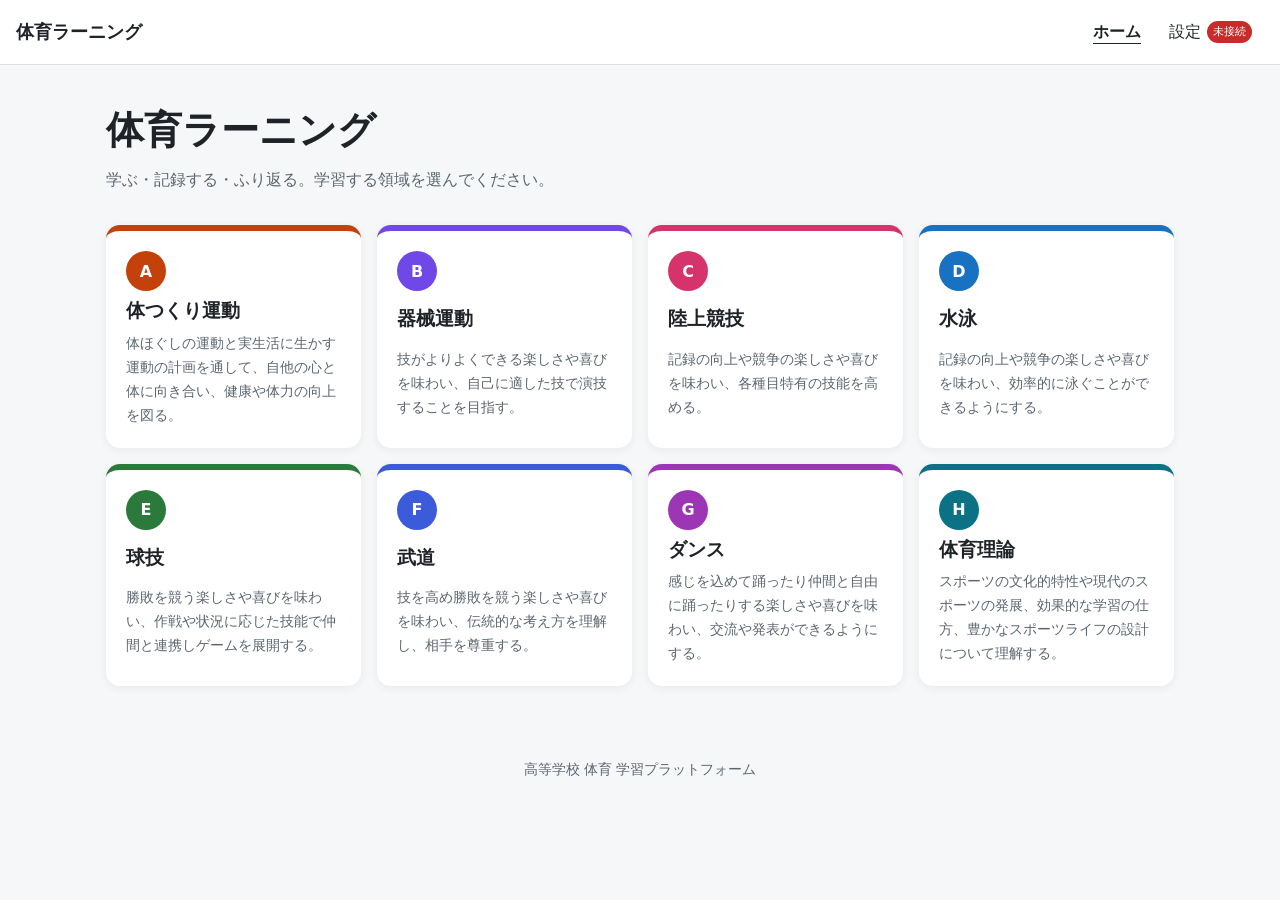
<file: index.html>
<!doctype html>
<html lang="ja">
<head>
  <meta charset="utf-8">
  <meta name="viewport" content="width=device-width, initial-scale=1">
  <title>体育ラーニング</title>
  <meta name="description" content="高等学校体育（A〜H 全8領域）の学習と記録のふり返りができるWebプラットフォーム">
  <link rel="stylesheet" href="css/style.css">
</head>
<body data-root="">
  <header class="site-header" data-site-header></header>
  <main class="container">
    <section class="hero">
      <h1>体育ラーニング</h1>
      <p>学ぶ・記録する・ふり返る。学習する領域を選んでください。</p>
    </section>
    <section class="panel" data-dashboard hidden>
      <h2>わたしの記録</h2>
      <div class="stats" data-dashboard-stats></div>
      <p class="status" data-dashboard-status role="status"></p>
    </section>
    <div class="domain-grid" data-domain-grid></div>
  </main>
  <footer class="site-footer">高等学校 体育 学習プラットフォーム</footer>
  <script type="module" src="js/app.js"></script>
</body>
</html>
</file>
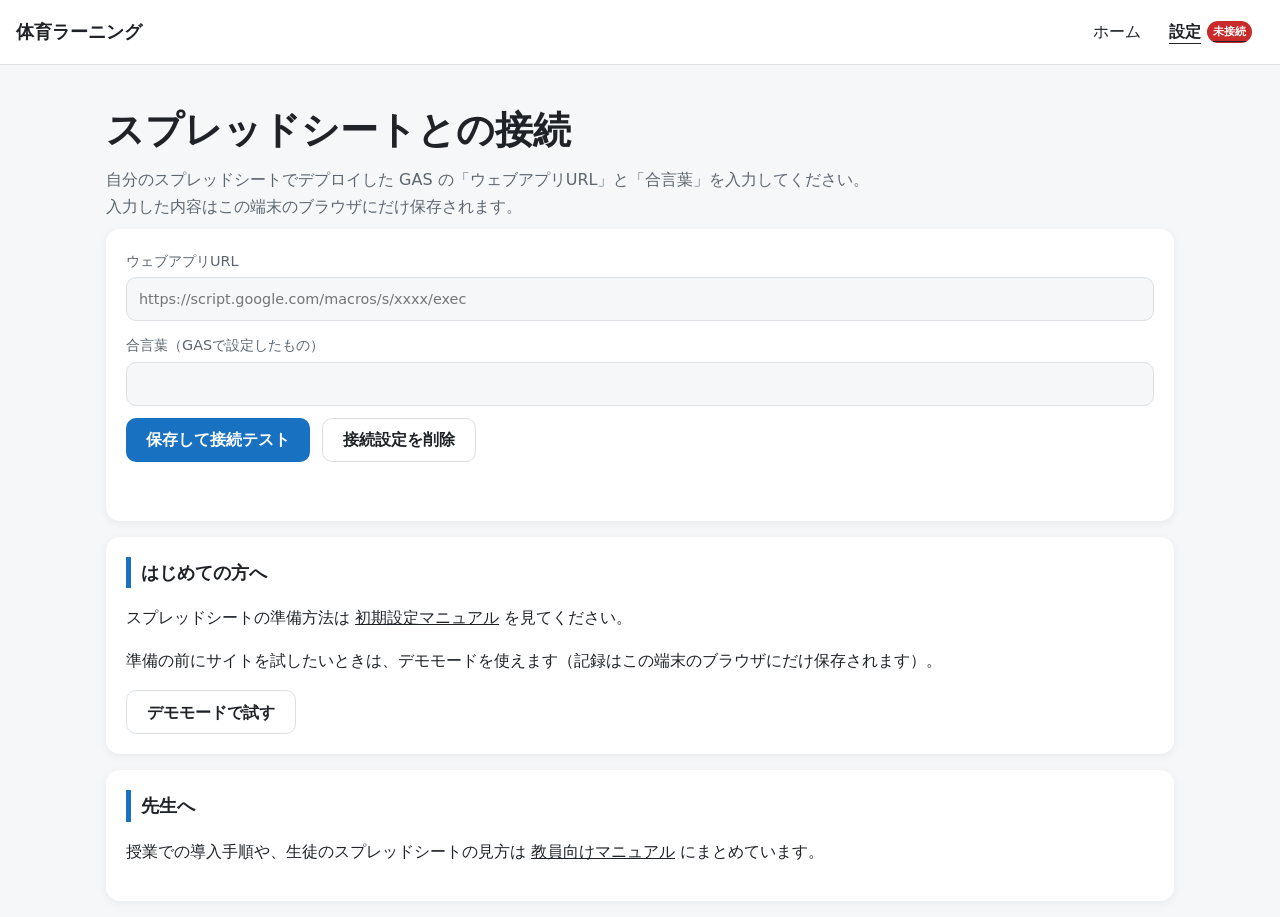
<file: pages/settings.html>
<!doctype html>
<html lang="ja">
<head>
  <meta charset="utf-8">
  <meta name="viewport" content="width=device-width, initial-scale=1">
  <title>設定｜体育ラーニング</title>
  <link rel="stylesheet" href="../css/style.css">
</head>
<body data-root="../">
  <header class="site-header" data-site-header></header>
  <main class="container">
    <section class="hero">
      <h1>スプレッドシートとの接続</h1>
      <p>自分のスプレッドシートでデプロイした GAS の「ウェブアプリURL」と「合言葉」を入力してください。<br>
        入力した内容はこの端末のブラウザにだけ保存されます。</p>
    </section>
    <section class="panel">
      <form class="settings-form" data-settings-form>
        <label>ウェブアプリURL
          <input type="url" name="url" required placeholder="https://script.google.com/macros/s/xxxx/exec">
        </label>
        <label>合言葉（GASで設定したもの）
          <input type="password" name="token" required autocomplete="off">
        </label>
        <div style="display:flex; gap:12px; flex-wrap:wrap;">
          <button type="submit" class="btn">保存して接続テスト</button>
          <button type="button" class="btn btn--ghost" data-clear>接続設定を削除</button>
        </div>
      </form>
      <p class="status" data-status role="status"></p>
    </section>
    <section class="panel">
      <h2>はじめての方へ</h2>
      <p>スプレッドシートの準備方法は <a href="https://github.com/macbridge/PhysicalEducation/blob/main/docs/SETUP_GUIDE.md" target="_blank" rel="noopener">初期設定マニュアル</a> を見てください。</p>
      <p>準備の前にサイトを試したいときは、デモモードを使えます（記録はこの端末のブラウザにだけ保存されます）。</p>
      <button type="button" class="btn btn--ghost" data-demo>デモモードで試す</button>
    </section>
    <section class="panel">
      <h2>先生へ</h2>
      <p>授業での導入手順や、生徒のスプレッドシートの見方は <a href="https://github.com/macbridge/PhysicalEducation/blob/main/docs/TEACHER_GUIDE.md" target="_blank" rel="noopener">教員向けマニュアル</a> にまとめています。</p>
    </section>
  </main>
  <script type="module" src="../js/app.js"></script>
</body>
</html>
</file>
<file: css/style.css>
:root {
  --bg: #f6f7f9;
  --surface: #ffffff;
  --text: #1f2328;
  --muted: #5c6670;
  --border: #dde1e6;
  --accent: #1971c2;
  --error: #c92a2a;
  --radius: 14px;
  --shadow: 0 2px 10px rgba(0, 0, 0, 0.06);
  --domain-color: var(--accent);
  color-scheme: light dark;
}

/* 文字・線に使う領域色。ダークモードでは背景とのコントラストを確保するため明るくする
   （--domain-color は要素に直接指定されるので、同じ要素の上で計算する） */
[data-domain-page], .domain-card, [data-domain-color] { --domain-ink: var(--domain-color); }

@media (prefers-color-scheme: dark) {
  [data-domain-page], .domain-card, [data-domain-color] { --domain-ink: color-mix(in srgb, var(--domain-color) 60%, #fff); }
  :root {
    --bg: #15181c;
    --surface: #1f2328;
    --text: #e8eaed;
    --muted: #a0a8b0;
    --border: #343a40;
    --error: #ff8787;
    --shadow: none;
  }
}

* { box-sizing: border-box; }

body {
  margin: 0;
  background: var(--bg);
  color: var(--text);
  font-family: "Hiragino Sans", "Noto Sans JP", "Yu Gothic UI", system-ui, sans-serif;
  line-height: 1.7;
}

a { color: inherit; }

/* キーボード操作時のフォーカスを、どの部品でも同じ見た目ではっきり示す */
:focus-visible { outline: 3px solid var(--domain-ink, var(--accent)); outline-offset: 2px; }
.skip-link {
  position: absolute; left: 8px; top: -100px; z-index: 20; padding: 8px 16px; border-radius: 10px;
  background: var(--surface); color: var(--text); font-weight: 700;
}
.skip-link:focus { top: 8px; }

.container { max-width: 1100px; margin: 0 auto; padding: 0 16px; }

/* ヘッダー */
.site-header {
  position: sticky; top: 0; z-index: 10;
  display: flex; align-items: center; justify-content: space-between; gap: 12px;
  padding: 10px 16px;
  background: var(--surface);
  border-bottom: 1px solid var(--border);
}
.brand { font-weight: 800; font-size: 1.15rem; text-decoration: none; }
.site-nav { display: flex; gap: 4px; }
.site-nav a {
  display: inline-flex; align-items: center; gap: 6px;
  min-height: 44px; padding: 0 12px; border-radius: 10px; text-decoration: none;
}
.site-nav a:hover { background: var(--bg); }
.site-nav a[aria-current="page"] { font-weight: 700; text-decoration: underline; text-underline-offset: 6px; }
.badge { font-size: 0.7rem; padding: 1px 6px; border-radius: 99px; background: var(--error); color: #fff; }

/* トップ */
.hero { padding: 32px 0 8px; }
.hero h1 { margin: 0 0 4px; font-size: clamp(1.6rem, 4vw, 2.4rem); }
.hero p { margin: 0; color: var(--muted); }

.domain-grid {
  display: grid; gap: 16px; padding: 24px 0 48px;
  grid-template-columns: repeat(auto-fill, minmax(240px, 1fr));
}
.domain-card {
  display: grid; gap: 4px; padding: 20px;
  background: var(--surface); border-radius: var(--radius); box-shadow: var(--shadow);
  border-top: 6px solid var(--domain-color);
  text-decoration: none;
  transition: transform 0.15s ease, box-shadow 0.15s ease;
}
.domain-card:hover, .domain-card:focus-visible { transform: translateY(-3px); box-shadow: 0 6px 18px rgba(0, 0, 0, 0.12); }
.domain-card__id {
  width: 40px; height: 40px; display: grid; place-items: center;
  border-radius: 50%; background: var(--domain-color); color: #fff; font-weight: 800;
}
.domain-card__name { font-size: 1.2rem; font-weight: 700; }
.domain-card__summary { font-size: 0.88rem; color: var(--muted); }
.domain-card__mine {
  display: grid; margin-top: 8px; padding: 8px 12px; border-radius: 10px;
  background: var(--bg); border-left: 4px solid var(--domain-ink);
}
.domain-card__mine[hidden] { display: none; }
.domain-card__mine strong { font-size: 1rem; }
.domain-card__mine small { font-size: 0.8rem; color: var(--muted); }
.hero + [data-dashboard] { margin-top: 16px; }
[data-dashboard-status]:empty { display: none; }
.domain-card:has(.domain-card__mine:not([hidden])) { grid-template-rows: auto auto 1fr auto; }

/* 領域ページ */
.domain-hero {
  margin: 24px 0 16px; padding: 24px; border-radius: var(--radius);
  background: var(--domain-color); color: #fff;
}
.domain-hero h1 { margin: 4px 0; }
.domain-hero p { margin: 0; opacity: 0.95; }
.domain-hero__id { font-weight: 800; opacity: 0.85; }

.panel {
  margin-bottom: 16px; padding: 20px;
  background: var(--surface); border-radius: var(--radius); box-shadow: var(--shadow);
}
.panel h2 { margin-top: 0; font-size: 1.15rem; border-left: 5px solid var(--domain-ink, var(--domain-color)); padding-left: 10px; }

.chip-list { display: flex; flex-wrap: wrap; gap: 8px; margin: 0; padding: 0; list-style: none; }
.chip-list li { padding: 6px 12px; border-radius: 99px; border: 1px solid var(--border); font-size: 0.92rem; }

.metric-tabs { display: flex; flex-wrap: wrap; gap: 8px; margin-bottom: 16px; }
.metric-tabs button {
  min-height: 44px; padding: 0 16px; border-radius: 99px; cursor: pointer;
  border: 1px solid var(--border); background: transparent; color: var(--text); font: inherit;
}
.metric-tabs button[aria-selected="true"] { background: var(--domain-color); border-color: var(--domain-color); color: #fff; }

/* フォーム */
.record-form, .settings-form { display: flex; flex-wrap: wrap; align-items: flex-end; gap: 12px; }
.settings-form { flex-direction: column; align-items: stretch; }
label { display: grid; gap: 4px; font-size: 0.9rem; color: var(--muted); }
input {
  min-height: 44px; padding: 8px 12px; font: inherit; color: var(--text);
  background: var(--bg); border: 1px solid var(--border); border-radius: 10px;
}
.record-form__memo { flex: 1 1 240px; }
.btn {
  min-height: 44px; padding: 0 20px; border: 0; border-radius: 10px; cursor: pointer;
  background: var(--domain-color); color: #fff; font: inherit; font-weight: 700;
}
.btn--ghost { background: transparent; color: var(--text); border: 1px solid var(--border); }
.btn:disabled { opacity: 0.6; cursor: wait; }

.status { min-height: 1.7em; margin: 12px 0 0; color: var(--muted); }
.status--error { color: var(--error); }

.chart-box { position: relative; height: 320px; margin-top: 8px; }

.site-footer { padding: 24px 16px; text-align: center; font-size: 0.85rem; color: var(--muted); }

@media (max-width: 600px) {
  .record-form > label, .record-form .btn { flex: 1 1 100%; }
  .chart-box { height: 260px; }
}

@media (prefers-reduced-motion: reduce) {
  * { transition: none !important; animation: none !important; }
}

/* 記録の統計・一覧 */
.badge--demo { background: #f08c00; }
.stats { display: grid; gap: 12px; grid-template-columns: repeat(auto-fit, minmax(140px, 1fr)); margin: 4px 0 12px; }
.stats:empty { display: none; }
.stat { display: grid; padding: 12px 14px; border-radius: 12px; background: var(--bg); border: 1px solid var(--border); }
.stat span { font-size: 0.8rem; color: var(--muted); }
.stat strong { font-size: 1.4rem; line-height: 1.3; }
.stat small { font-size: 0.78rem; color: var(--muted); }
.stat--up strong, .stat--up small { color: #2f9e44; }
.stat--down strong { color: var(--error); }
.record-list { margin-top: 16px; }
.record-list summary { cursor: pointer; min-height: 44px; display: flex; align-items: center; font-weight: 700; }
.record-list table { width: 100%; border-collapse: collapse; font-size: 0.92rem; }
.record-list th, .record-list td { padding: 8px; border-bottom: 1px solid var(--border); text-align: left; }
.best-mark { font-size: 0.7rem; font-weight: 800; padding: 1px 6px; border-radius: 99px; background: var(--domain-color); color: #fff; }
.link-btn { min-height: 36px; border: 0; background: none; color: var(--error); cursor: pointer; font: inherit; text-decoration: underline; }

/* 領域コンテンツ（種目カード・図解） */
.event-card h3 { margin: 4px 0 8px; }
.event-card h4 { margin: 12px 0 4px; font-size: 1rem; }
.event-card ol, .event-card ul { margin: 0; padding-left: 1.4em; }
.event-card li { margin-bottom: 4px; }
.aim { margin: 0; padding: 10px 14px; border-radius: 10px; background: var(--bg); }
.safety { margin: 12px 0 0; padding: 8px 12px; border-radius: 10px; border: 1px solid #f08c00; color: inherit; }
.two-col { display: grid; gap: 8px 24px; grid-template-columns: repeat(auto-fit, minmax(280px, 1fr)); }

.sprint-svg { width: 100%; height: auto; display: block; }
.sprint-svg .zone rect { fill: var(--bg); transition: fill 0.3s ease; }
.sprint-svg .zone.is-active rect { fill: color-mix(in srgb, var(--domain-color) 18%, transparent); }
.sprint-svg .zone text { fill: var(--muted); font-size: 15px; font-weight: 700; }
.sprint-svg .zone.is-active text { fill: var(--domain-ink); }
.sprint-svg .ground { stroke: var(--text); stroke-width: 3; }
.sprint-svg .mark { stroke: var(--domain-ink); stroke-width: 4; }
.sprint-svg .runner line { stroke: var(--text); stroke-width: 6; stroke-linecap: round; }
.sprint-svg .runner circle { fill: var(--text); }
.phase-controls { display: flex; flex-wrap: wrap; gap: 8px; margin-top: 12px; }
.phase-controls button:not(.btn) {
  min-height: 44px; padding: 0 14px; border-radius: 99px; cursor: pointer;
  border: 1px solid var(--border); background: transparent; color: var(--text); font: inherit;
}
.phase-controls button[aria-pressed="true"] { border-color: var(--domain-ink); color: var(--domain-ink); font-weight: 700; }
.phase-controls .btn { margin-left: auto; }
.tip { margin-top: 12px; padding: 12px 16px; border-left: 5px solid var(--domain-ink); border-radius: 0 10px 10px 0; background: var(--bg); }
.tip p { margin: 4px 0 0; }

@media (max-width: 600px) {
  .phase-controls .btn { margin-left: 0; flex: 1 1 100%; }
  .record-list td:nth-child(3), .record-list th:nth-child(3) { display: none; }
}

/* D. 水泳：クロールの図解 */
.stroke-svg .water { fill: color-mix(in srgb, var(--domain-color) 14%, transparent); }
.stroke-svg .surface { stroke: var(--domain-ink); stroke-width: 2; stroke-dasharray: 10 6; }
.stroke-svg .label { fill: var(--muted); font-size: 14px; font-weight: 700; }
.stroke-svg .body, .stroke-svg .leg, .stroke-svg .arm { stroke: var(--text); stroke-width: 8; stroke-linecap: round; stroke-linejoin: round; fill: none; }
.stroke-svg .leg { stroke-width: 7; }
.stroke-svg .arm--back { opacity: 0.35; }
.stroke-svg .arm--front { stroke: var(--domain-ink); }
.stroke-svg .head { fill: var(--text); }
.note { margin: 12px 0 0; font-size: 0.85rem; color: var(--muted); }
.safety-list { margin: 0; padding-left: 1.4em; }
.safety-list li { margin-bottom: 4px; }

/* A. 体つくり運動：体力テストの得点 */
.segmented { display: flex; flex-wrap: wrap; align-items: center; gap: 8px; margin: 0; padding: 0; border: 0; }
.segmented legend { float: left; margin-right: 8px; font-size: 0.9rem; color: var(--muted); }
.segmented label {
  display: inline-flex; align-items: center; gap: 6px; min-height: 44px; padding: 0 16px;
  border: 1px solid var(--border); border-radius: 99px; cursor: pointer; color: var(--text); font-size: 1rem;
}
.segmented label:has(input:checked) { border-color: var(--domain-ink); color: var(--domain-ink); font-weight: 700; }
.segmented input { min-height: 0; accent-color: var(--domain-color); }
.chart-box--radar { height: 380px; }
.table-scroll { overflow-x: auto; margin-top: 12px; }
.score-table { width: 100%; border-collapse: collapse; font-size: 0.92rem; }
.score-table th, .score-table td { padding: 8px; border-bottom: 1px solid var(--border); text-align: left; white-space: nowrap; }
.score-table td small { display: block; font-size: 0.75rem; color: var(--muted); }

@media (max-width: 600px) {
  .chart-box--radar { height: 320px; }
}

/* B. 器械運動・F. 武道：技の系統図と習得チェック */
.skill-heading { margin: 20px 0 4px; font-size: 1.05rem; }
.skill-group { margin-top: 14px; }
.skill-group h4 { margin: 0 0 6px; font-size: 0.92rem; color: var(--muted); }
.skill-chain { display: flex; flex-wrap: wrap; align-items: center; gap: 8px 0; margin: 0; padding: 0; list-style: none; }
.skill-chain li { display: flex; align-items: center; }
.skill-chain li + li::before { content: "→"; padding: 0 6px; color: var(--muted); }
.skill {
  display: grid; justify-items: center; min-height: 52px; min-width: 88px; padding: 4px 12px;
  border: 2px dashed var(--border); border-radius: 12px; cursor: pointer;
  background: transparent; color: var(--text); font: inherit; font-weight: 700; line-height: 1.3;
}
.skill small { font-size: 0.72rem; font-weight: 400; color: var(--muted); }
.skill[data-level="1"] { border-style: solid; border-color: var(--domain-ink); }
.skill[data-level="1"] small { color: var(--domain-ink); font-weight: 700; }
.skill[data-level="2"] { border-style: solid; border-color: var(--domain-color); background: var(--domain-color); color: #fff; }
.skill[data-level="2"] small { color: #fff; font-weight: 700; }
.skill[data-level="2"] small::before { content: "✓ "; }
.skill:disabled { opacity: 0.6; cursor: wait; }
.progress { height: 8px; margin-top: 6px; border-radius: 99px; background: var(--border); overflow: hidden; }
.progress span { display: block; height: 100%; border-radius: 99px; background: var(--domain-color); }

/* G. ダンス：評価シート */
.eval-form { display: grid; gap: 12px; }
.eval-form__head { display: flex; flex-wrap: wrap; align-items: flex-end; gap: 12px 24px; }
.eval-row { margin: 0; padding: 10px 14px; border: 1px solid var(--border); border-radius: 12px; }
.eval-row legend { padding: 0 4px; font-weight: 700; }
.scale { display: flex; gap: 8px; }
.scale label { display: block; flex: 1 1 0; max-width: 72px; cursor: pointer; }
.scale input { position: absolute; opacity: 0; pointer-events: none; }
.scale span {
  display: grid; place-items: center; min-height: 44px; border: 1px solid var(--border); border-radius: 10px;
  color: var(--text); font-size: 1.05rem; font-weight: 700;
}
.scale input:checked + span { background: var(--domain-color); border-color: var(--domain-color); color: #fff; }
.scale input:focus-visible + span { outline: 3px solid var(--domain-color); outline-offset: 2px; }
.eval-form .btn { justify-self: start; }

@media (max-width: 600px) {
  .skill { min-width: 76px; padding: 4px 8px; }
  .eval-form .btn { justify-self: stretch; }
}

/* E. 球技：種目選択・作戦ボード・スタッツ */
.sport-type h3 { margin: 8px 0 6px; font-size: 0.92rem; color: var(--muted); }
.sport-type .metric-tabs { margin-bottom: 8px; }
.board { border-radius: 12px; overflow: hidden; background: var(--bg); }
.board-svg { display: block; width: 100%; height: auto; touch-action: none; user-select: none; -webkit-user-select: none; }
.board-svg .court-bg { fill: color-mix(in srgb, var(--domain-color) 16%, transparent); }
.board-svg .court :is(line, rect, circle, path):not(.court-bg) { fill: none; stroke: var(--muted); stroke-width: 2; }
.board-svg .court .dashed { stroke-dasharray: 8 6; }
.board-svg .court .net { stroke: var(--text); stroke-width: 4; }
.board-svg .court .goal, .board-svg .court .spot, .board-svg .court .base { fill: var(--text); stroke: none; }
.board-svg .court .in-goal { fill: color-mix(in srgb, var(--domain-color) 28%, transparent); stroke: none; }
.board-svg .court .infield { fill: color-mix(in srgb, #c08a4a 30%, transparent); stroke: none; }
.board-svg .court-label { fill: var(--muted); font-size: 13px; font-weight: 700; }
.piece { cursor: grab; outline: none; }
.piece circle { stroke: var(--surface); stroke-width: 2; }
.piece .hit { fill: transparent; stroke: none; } /* 指でつかみやすいよう、見えない当たり判定を広げる */
.piece text { fill: #fff; font-size: 16px; font-weight: 800; pointer-events: none; }
.piece--a circle:not(.hit) { fill: var(--domain-color); }
.piece--b circle:not(.hit) { fill: #c92a2a; }
.piece--ball circle:not(.hit) { fill: #fff; stroke: #212529; stroke-width: 2.5; }
.piece.is-dragging { cursor: grabbing; }
.piece:focus-visible circle:not(.hit) { stroke: var(--text); stroke-width: 4; }
.board-legend { display: inline-flex; align-items: center; gap: 4px; font-size: 0.9rem; color: var(--muted); }
.dot { display: inline-block; width: 12px; height: 12px; border-radius: 50%; margin-left: 8px; }
.dot--a { background: var(--domain-color); margin-left: 0; }
.dot--b { background: #c92a2a; }
.dot--ball { background: #fff; border: 2px solid #212529; }
.stat-inputs { display: grid; gap: 12px; grid-template-columns: repeat(auto-fill, minmax(150px, 1fr)); }
.stat-inputs input { width: 100%; }

/* H. 体育理論：解説と確認テスト */
.lesson-text { margin: 4px 0 8px; }
.quiz { display: grid; gap: 12px; margin-top: 8px; }
.quiz-item { margin: 0; padding: 12px 16px; border: 1px solid var(--border); border-radius: 12px; }
.quiz-item legend { padding: 0 4px; font-weight: 700; }
.quiz-option {
  display: flex; align-items: center; gap: 10px; min-height: 44px; padding: 4px 8px;
  border-radius: 10px; color: var(--text); font-size: 1rem; cursor: pointer;
}
.quiz-option:hover { background: var(--bg); }
.quiz-option input { min-height: 0; width: 20px; height: 20px; accent-color: var(--domain-color); }
.quiz-item.is-correct { border-color: #2f9e44; }
.quiz-item.is-wrong { border-color: var(--error); }
.quiz-feedback { margin: 8px 0 0; padding: 8px 12px; border-radius: 10px; background: var(--bg); font-size: 0.92rem; }
.is-correct .quiz-feedback { border-left: 5px solid #2f9e44; }
.is-wrong .quiz-feedback { border-left: 5px solid var(--error); }
.quiz .phase-controls .btn { margin-left: 0; }
</file>
